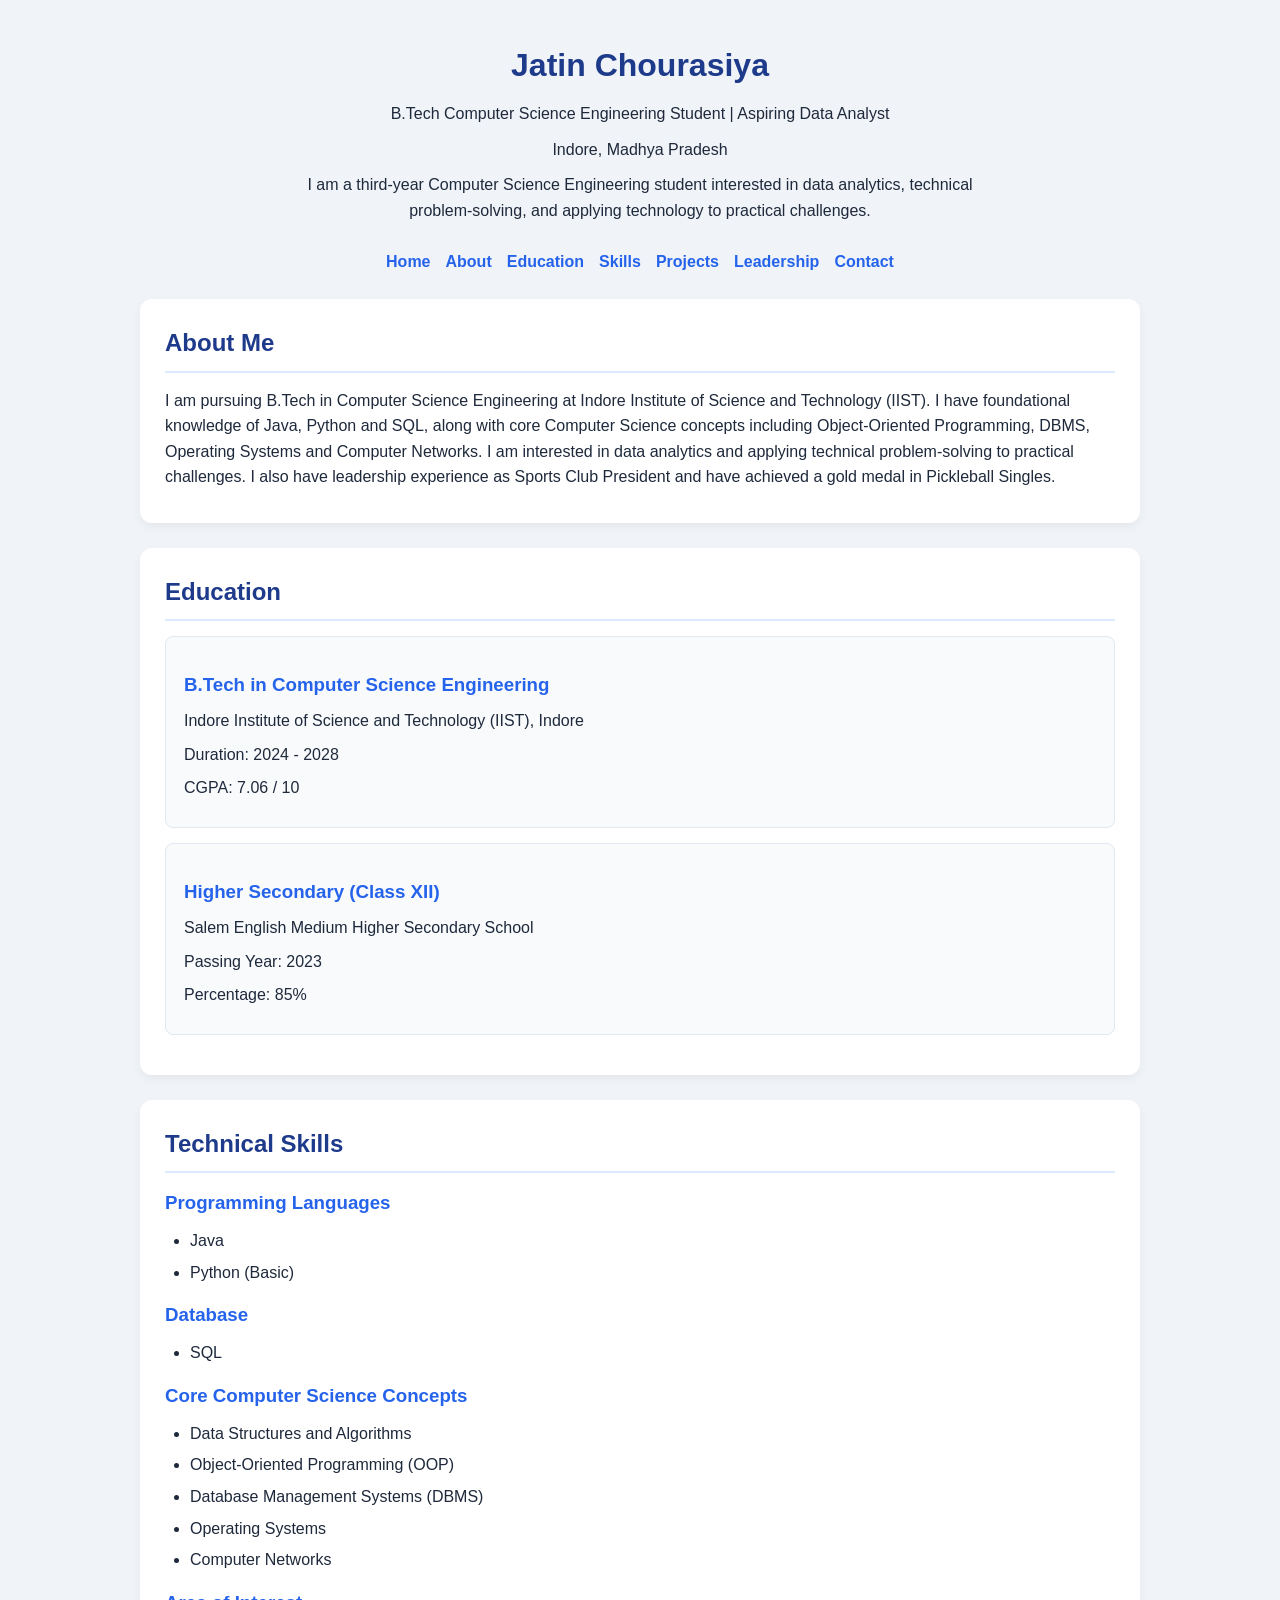
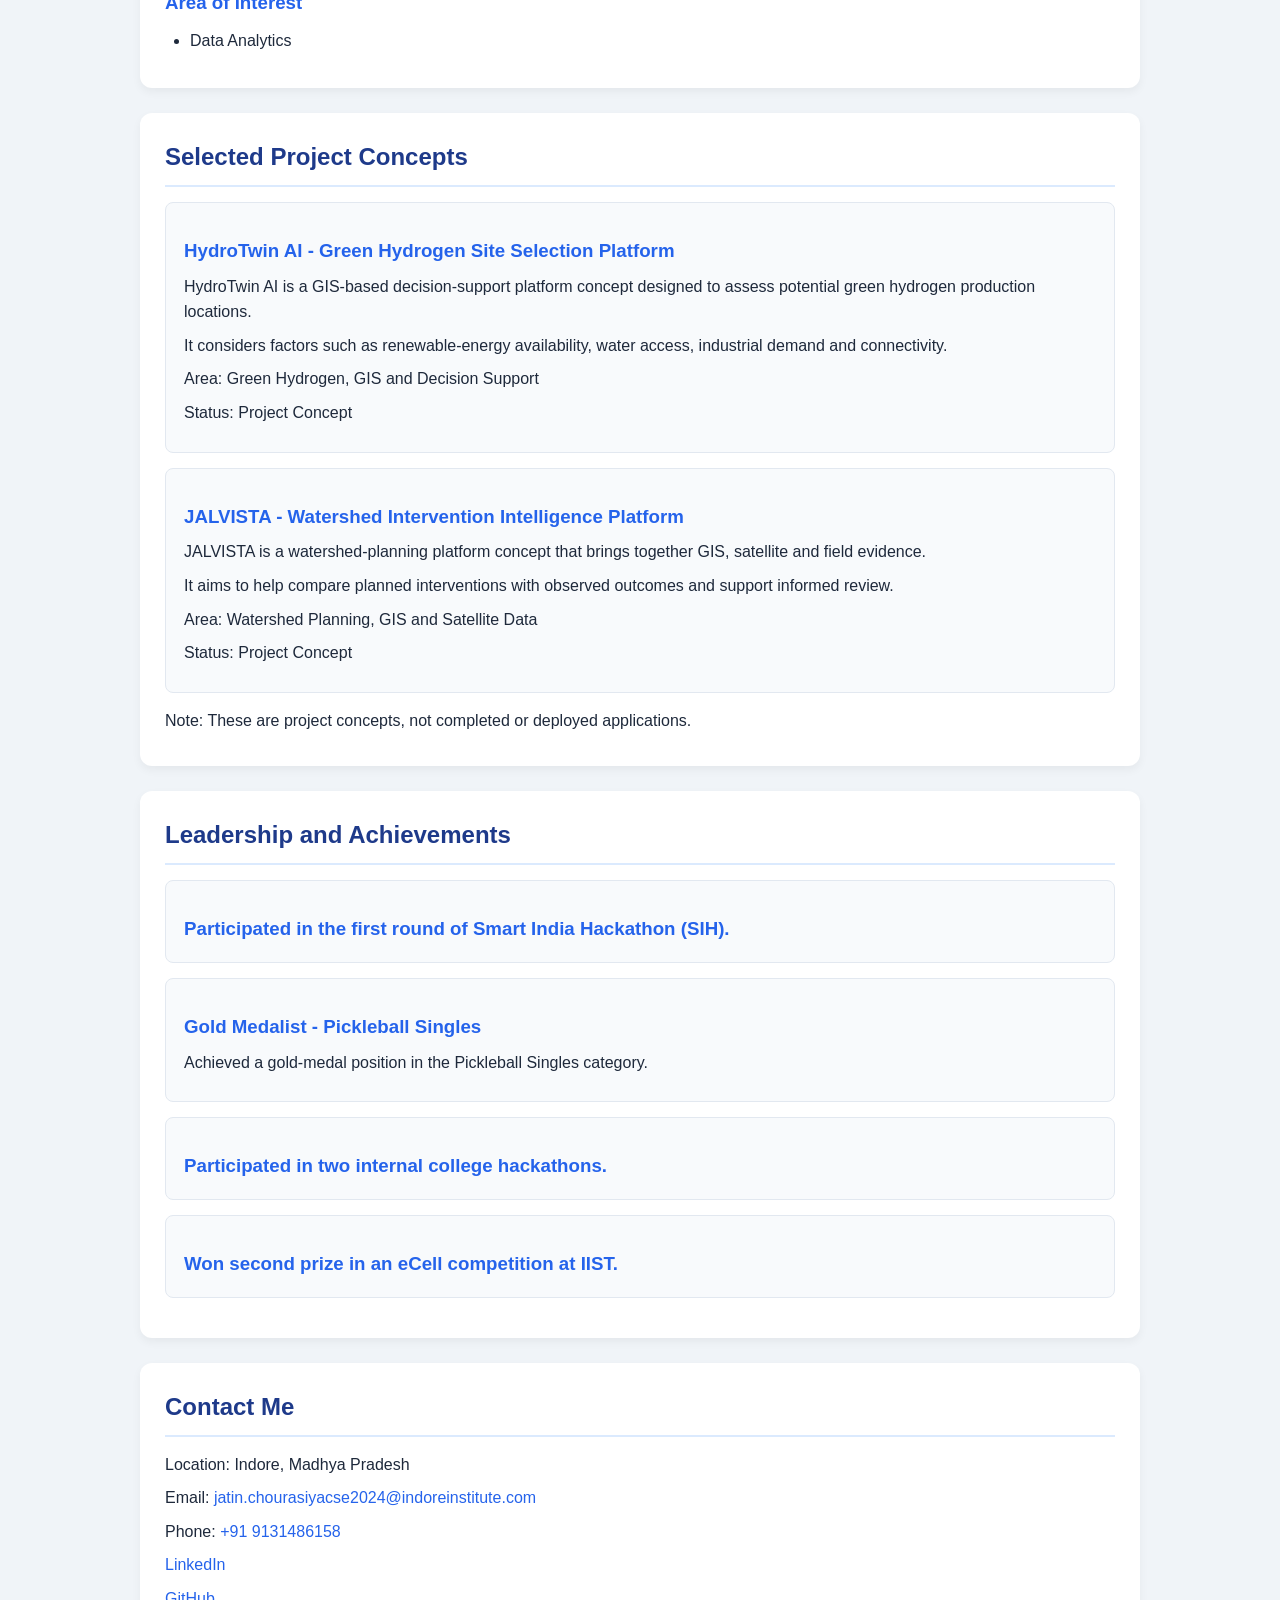
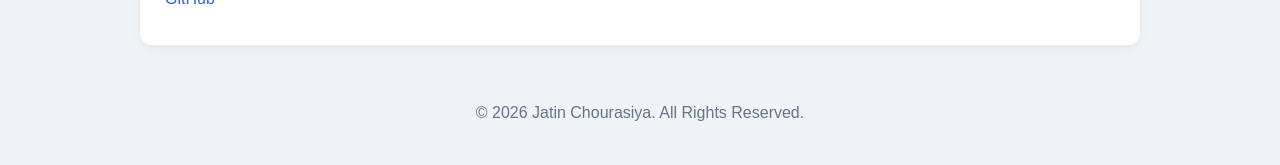
<file: index.html>
<!DOCTYPE html>
<html lang="en">

<head>
    <meta charset="UTF-8">
    <meta name="viewport" content="width=device-width, initial-scale=1.0">

    <link rel="stylesheet" href="style2.css">

    <title>Jatin Chourasiya | Portfolio</title>
</head>

<body>

    <h1 id="home">Jatin Chourasiya</h1>

    <p>
        B.Tech Computer Science Engineering Student | Aspiring Data Analyst
    </p>

    <p>
        Indore, Madhya Pradesh
    </p>

    <p>
        I am a third-year Computer Science Engineering student
        interested in data analytics, technical problem-solving,
        and applying technology to practical challenges.
    </p>

    <nav>
        <a href="#home">Home</a>
        <a href="#about">About</a>
        <a href="#education">Education</a>
        <a href="#skills">Skills</a>
        <a href="#projects">Projects</a>
        <a href="#leadership">Leadership</a>
        <a href="#contact">Contact</a>
    </nav>


    <section id="about">

        <h2>About Me</h2>

        <p>
            I am pursuing B.Tech in Computer Science Engineering
            at Indore Institute of Science and Technology (IIST).

            I have foundational knowledge of Java, Python and SQL,
            along with core Computer Science concepts including
            Object-Oriented Programming, DBMS, Operating Systems
            and Computer Networks.

            I am interested in data analytics and applying
            technical problem-solving to practical challenges.

            I also have leadership experience as Sports Club
            President and have achieved a gold medal in
            Pickleball Singles.
        </p>

    </section>


    <section id="education">

        <h2>Education</h2>

        <div>
            <h3>B.Tech in Computer Science Engineering</h3>
            <p>Indore Institute of Science and Technology (IIST), Indore</p>
            <p>Duration: 2024 - 2028</p>
            <p>CGPA: 7.06 / 10</p>
        </div>

        <div>
            <h3>Higher Secondary (Class XII)</h3>
            <p>Salem English Medium Higher Secondary School</p>
            <p>Passing Year: 2023</p>
            <p>Percentage: 85%</p>
        </div>

    </section>


    <section id="skills">

        <h2>Technical Skills</h2>

        <h3>Programming Languages</h3>
        <ul>
            <li>Java</li>
            <li>Python (Basic)</li>
        </ul>

        <h3>Database</h3>
        <ul>
            <li>SQL</li>
        </ul>

        <h3>Core Computer Science Concepts</h3>
        <ul>
            <li>Data Structures and Algorithms</li>
            <li>Object-Oriented Programming (OOP)</li>
            <li>Database Management Systems (DBMS)</li>
            <li>Operating Systems</li>
            <li>Computer Networks</li>
        </ul>

        <h3>Area of Interest</h3>
        <ul>
            <li>Data Analytics</li>
        </ul>

    </section>


    <section id="projects">

        <h2>Selected Project Concepts</h2>

        <div>
            <h3>HydroTwin AI - Green Hydrogen Site Selection Platform</h3>

            <p>
                HydroTwin AI is a GIS-based decision-support
                platform concept designed to assess potential
                green hydrogen production locations.
            </p>

            <p>
                It considers factors such as renewable-energy
                availability, water access, industrial demand
                and connectivity.
            </p>

            <p>Area: Green Hydrogen, GIS and Decision Support</p>

            <p>Status: Project Concept</p>
        </div>


        <div>
            <h3>JALVISTA - Watershed Intervention Intelligence Platform</h3>

            <p>
                JALVISTA is a watershed-planning platform concept
                that brings together GIS, satellite and field
                evidence.
            </p>

            <p>
                It aims to help compare planned interventions
                with observed outcomes and support informed review.
            </p>

            <p>Area: Watershed Planning, GIS and Satellite Data</p>

            <p>Status: Project Concept</p>
        </div>

        <p>
            Note: These are project concepts, not completed
            or deployed applications.
        </p>

    </section>


    <section id="leadership">

        <h2>Leadership and Achievements</h2>

        <div>
            <h3> Participated in the first round of Smart India Hackathon (SIH).</h3>

        </div>

        <div>
            <h3>Gold Medalist - Pickleball Singles</h3>

            <p>
                Achieved a gold-medal position in the
                Pickleball Singles category.
            </p>
        </div>
        <div>
            <h3>Participated in two internal college hackathons.</h3>

        </div>
  <div>
            <h3>Won second prize in an eCell competition at IIST.</h3>

        </div>
    </section>


    <section id="contact">

        <h2>Contact Me</h2>

        <p>
            Location: Indore, Madhya Pradesh
        </p>

        <p>
            Email:
            <a href="mailto:jatin.chourasiyacse2024@indoreinstitute.com">
                jatin.chourasiyacse2024@indoreinstitute.com
            </a>
        </p>

        <p>
            Phone:
            <a href="tel:+919131486158">
                +91 9131486158
            </a>
        </p>

        <p>
            <a href="https://www.linkedin.com/in/jatin-chourasiya/" target="_blank">LinkedIn</a>
        </p>

        <p>
            <a href="https://github.com/jatin-chourasiya" target="_blank">GitHub</a>
        </p>

    </section>


    <footer>

        <p>&copy; 2026 Jatin Chourasiya. All Rights Reserved.</p>

    </footer>

</body>

</html>
</file>
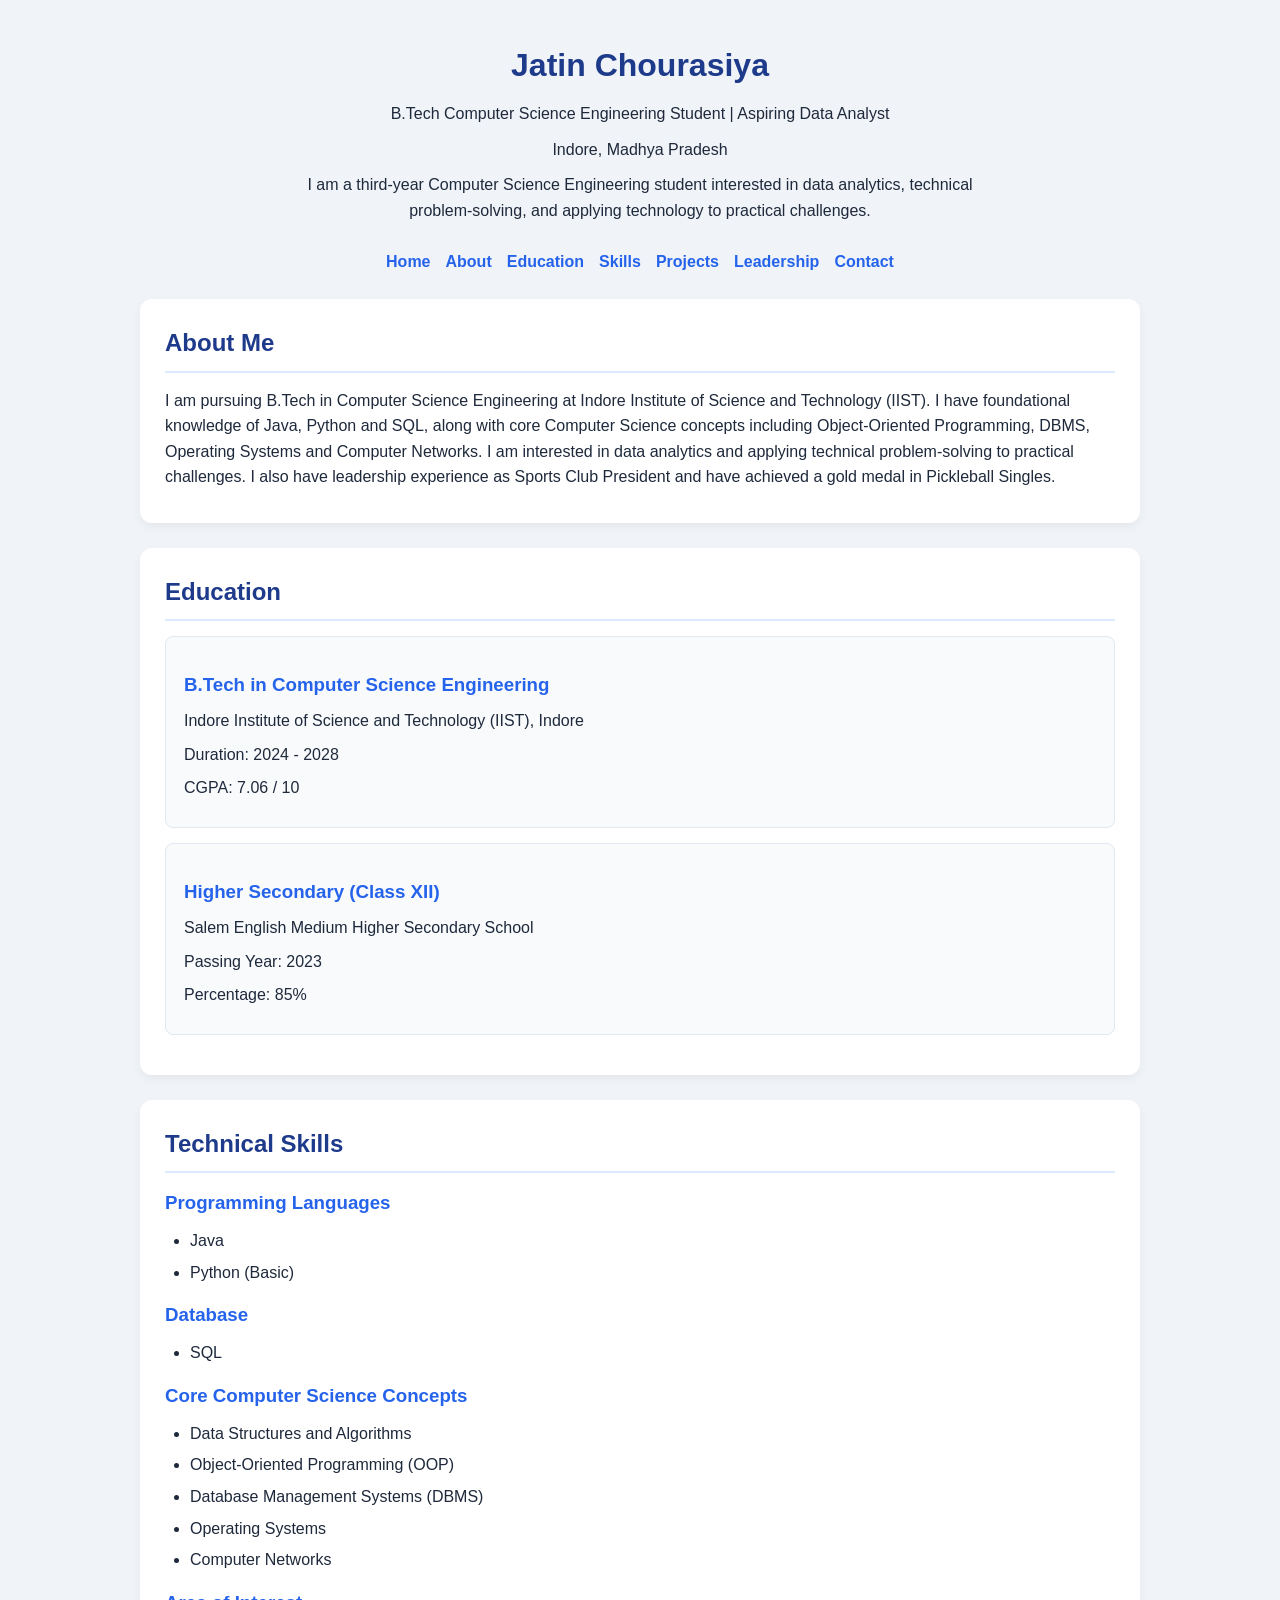
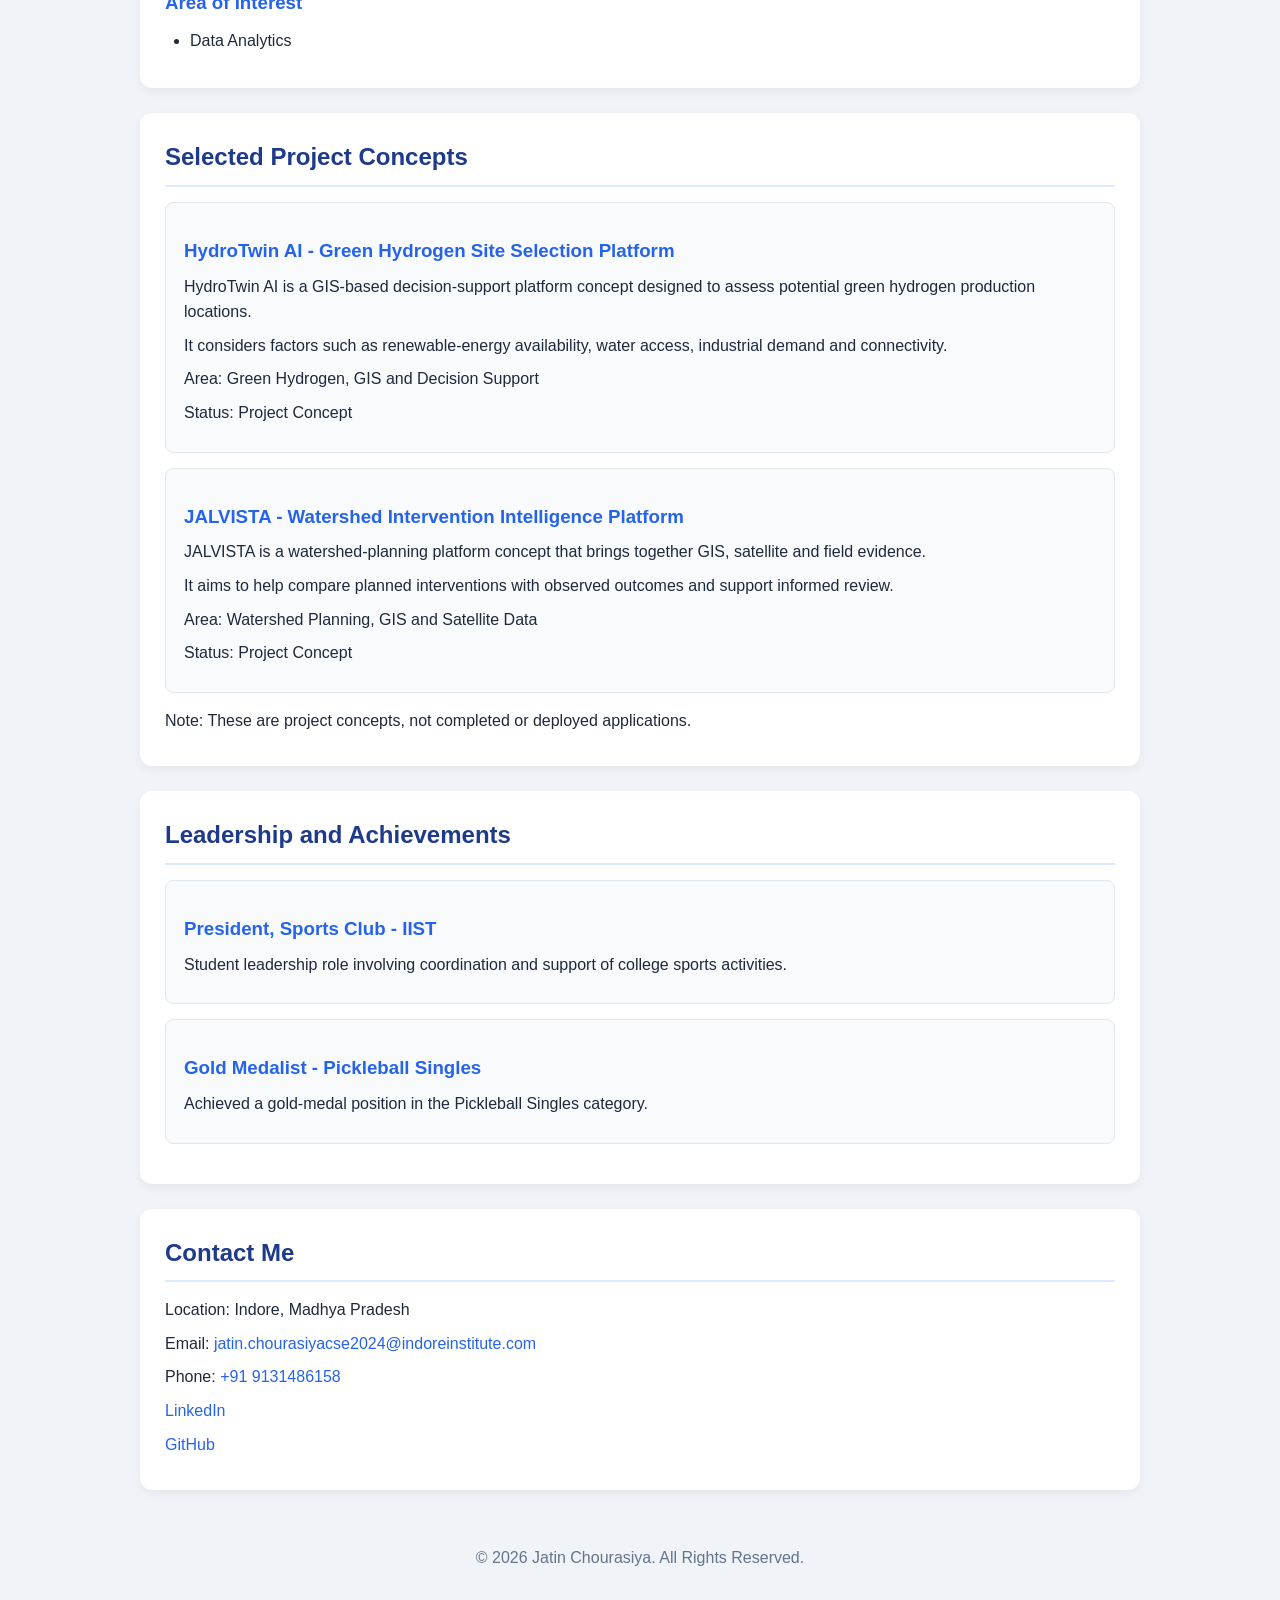
<file: index1.html>
<!DOCTYPE html>
<html lang="en">

<head>
    <meta charset="UTF-8">
    <meta name="viewport" content="width=device-width, initial-scale=1.0">

    <link rel="stylesheet" href="style2.css">

    <title>Jatin Chourasiya | Portfolio</title>
</head>

<body>

    <h1 id="home">Jatin Chourasiya</h1>

    <p>
        B.Tech Computer Science Engineering Student | Aspiring Data Analyst
    </p>

    <p>
        Indore, Madhya Pradesh
    </p>

    <p>
        I am a third-year Computer Science Engineering student
        interested in data analytics, technical problem-solving,
        and applying technology to practical challenges.
    </p>

    <nav>
        <a href="#home">Home</a>
        <a href="#about">About</a>
        <a href="#education">Education</a>
        <a href="#skills">Skills</a>
        <a href="#projects">Projects</a>
        <a href="#leadership">Leadership</a>
        <a href="#contact">Contact</a>
    </nav>


    <section id="about">

        <h2>About Me</h2>

        <p>
            I am pursuing B.Tech in Computer Science Engineering
            at Indore Institute of Science and Technology (IIST).

            I have foundational knowledge of Java, Python and SQL,
            along with core Computer Science concepts including
            Object-Oriented Programming, DBMS, Operating Systems
            and Computer Networks.

            I am interested in data analytics and applying
            technical problem-solving to practical challenges.

            I also have leadership experience as Sports Club
            President and have achieved a gold medal in
            Pickleball Singles.
        </p>

    </section>


    <section id="education">

        <h2>Education</h2>

        <div>
            <h3>B.Tech in Computer Science Engineering</h3>
            <p>Indore Institute of Science and Technology (IIST), Indore</p>
            <p>Duration: 2024 - 2028</p>
            <p>CGPA: 7.06 / 10</p>
        </div>

        <div>
            <h3>Higher Secondary (Class XII)</h3>
            <p>Salem English Medium Higher Secondary School</p>
            <p>Passing Year: 2023</p>
            <p>Percentage: 85%</p>
        </div>

    </section>


    <section id="skills">

        <h2>Technical Skills</h2>

        <h3>Programming Languages</h3>
        <ul>
            <li>Java</li>
            <li>Python (Basic)</li>
        </ul>

        <h3>Database</h3>
        <ul>
            <li>SQL</li>
        </ul>

        <h3>Core Computer Science Concepts</h3>
        <ul>
            <li>Data Structures and Algorithms</li>
            <li>Object-Oriented Programming (OOP)</li>
            <li>Database Management Systems (DBMS)</li>
            <li>Operating Systems</li>
            <li>Computer Networks</li>
        </ul>

        <h3>Area of Interest</h3>
        <ul>
            <li>Data Analytics</li>
        </ul>

    </section>


    <section id="projects">

        <h2>Selected Project Concepts</h2>

        <div>
            <h3>HydroTwin AI - Green Hydrogen Site Selection Platform</h3>

            <p>
                HydroTwin AI is a GIS-based decision-support
                platform concept designed to assess potential
                green hydrogen production locations.
            </p>

            <p>
                It considers factors such as renewable-energy
                availability, water access, industrial demand
                and connectivity.
            </p>

            <p>Area: Green Hydrogen, GIS and Decision Support</p>

            <p>Status: Project Concept</p>
        </div>


        <div>
            <h3>JALVISTA - Watershed Intervention Intelligence Platform</h3>

            <p>
                JALVISTA is a watershed-planning platform concept
                that brings together GIS, satellite and field
                evidence.
            </p>

            <p>
                It aims to help compare planned interventions
                with observed outcomes and support informed review.
            </p>

            <p>Area: Watershed Planning, GIS and Satellite Data</p>

            <p>Status: Project Concept</p>
        </div>

        <p>
            Note: These are project concepts, not completed
            or deployed applications.
        </p>

    </section>


    <section id="leadership">

        <h2>Leadership and Achievements</h2>

        <div>
            <h3>President, Sports Club - IIST</h3>

            <p>
                Student leadership role involving coordination
                and support of college sports activities.
            </p>
        </div>

        <div>
            <h3>Gold Medalist - Pickleball Singles</h3>

            <p>
                Achieved a gold-medal position in the
                Pickleball Singles category.
            </p>
        </div>

    </section>


    <section id="contact">

        <h2>Contact Me</h2>

        <p>
            Location: Indore, Madhya Pradesh
        </p>

        <p>
            Email:
            <a href="mailto:jatin.chourasiyacse2024@indoreinstitute.com">
                jatin.chourasiyacse2024@indoreinstitute.com
            </a>
        </p>

        <p>
            Phone:
            <a href="tel:+919131486158">
                +91 9131486158
            </a>
        </p>

        <p>
            <a href="https://www.linkedin.com/in/jatin-chourasiya/" target="_blank">LinkedIn</a>
        </p>

        <p>
            <a href="https://github.com/jatin-chourasiya" target="_blank">GitHub</a>
        </p>

    </section>


    <footer>

        <p>&copy; 2026 Jatin Chourasiya. All Rights Reserved.</p>

    </footer>

</body>

</html>
</file>
<file: style2.css>
* {
    margin: 0;
    padding: 0;
    box-sizing: border-box;
}

html {
    scroll-behavior: smooth;
}

body {
    font-family: Arial, sans-serif;
    background-color: #f0f4f8;
    color: #1e293b;
    padding: 20px;
    line-height: 1.6;
}

h1 {
    text-align: center;
    color: #1e3a8a;
    margin-top: 20px;
}

body > p {
    text-align: center;
    margin: 10px auto;
    max-width: 700px;
}

nav {
    display: flex;
    flex-wrap: wrap;
    justify-content: center;
    gap: 15px;
    margin: 25px 0;
}

nav a {
    color: #2563eb;
    text-decoration: none;
    font-weight: bold;
}

nav a:hover {
    color: #1e3a8a;
    text-decoration: underline;
}

section {
    background-color: white;
    padding: 25px;
    margin: 25px auto;
    max-width: 1000px;
    border-radius: 12px;
    box-shadow: 0 4px 10px rgba(0, 0, 0, 0.05);
}

section h2 {
    color: #1e3a8a;
    margin-bottom: 15px;
    border-bottom: 2px solid #dbeafe;
    padding-bottom: 8px;
}

section h3 {
    color: #2563eb;
    margin-top: 15px;
}

section p {
    margin: 8px 0;
}

ul {
    padding-left: 25px;
    margin: 10px 0;
}

li {
    margin: 6px 0;
}

#projects div,
#education div,
#leadership div {
    background-color: #f8fafc;
    padding: 18px;
    margin: 15px 0;
    border-radius: 8px;
    border: 1px solid #e2e8f0;
}

#contact a {
    color: #2563eb;
    text-decoration: none;
}

#contact a:hover {
    text-decoration: underline;
}

footer {
    text-align: center;
    margin-top: 35px;
    padding: 20px;
    color: #64748b;
}

@media (max-width: 600px) {
    body {
        padding: 10px;
    }

    section {
        padding: 18px;
    }

    nav {
        gap: 10px;
    }
}
</file>
